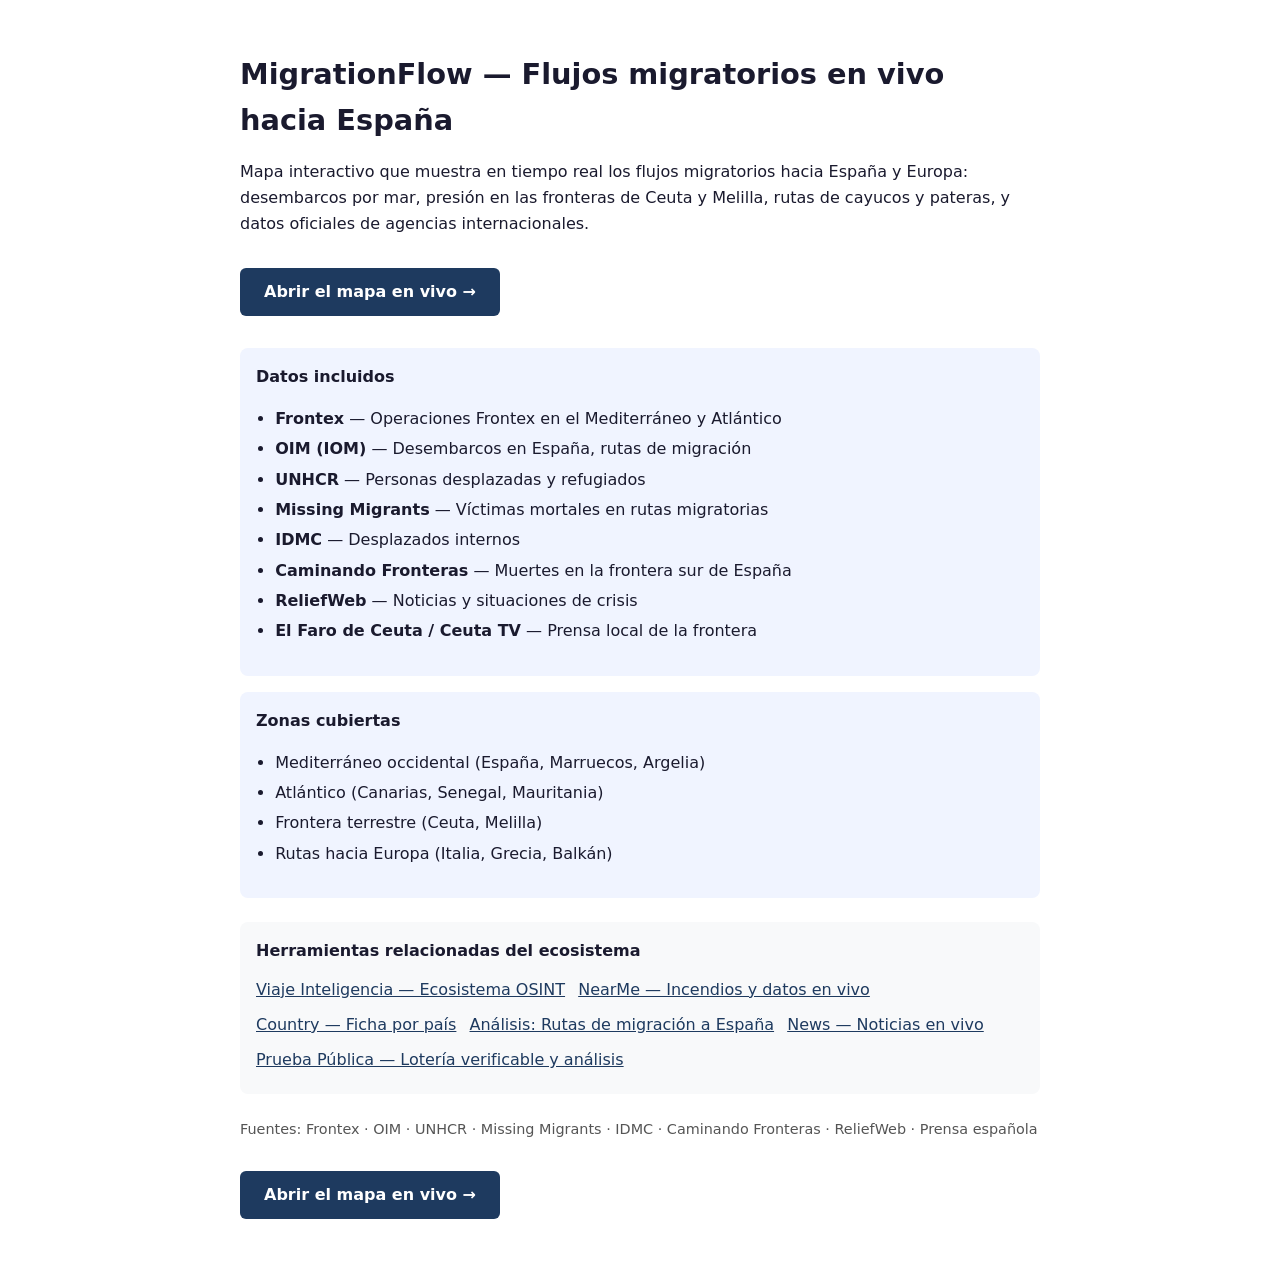
<file: frontend/prerender.html>
<!DOCTYPE html>
<html lang="es">
<head>
<meta charset="UTF-8">
<meta name="viewport" content="width=device-width, initial-scale=1.0">
<title>MigrationFlow — Flujos migratorios en vivo hacia España y Europa</title>
<meta name="description" content="Mapa en tiempo real de migración hacia España: desembarcos en el Mediterráneo y Atlántico, presión en Ceuta y Melilla, rutas de cayucos. Datos de Frontex, OIM, UNHCR, Missing Migrants. Gratis, sin registro.">
<meta name="robots" content="index, follow">
<link rel="canonical" href="https://migrationflow.viajeinteligencia.com/">
<meta property="og:type" content="website">
<meta property="og:title" content="MigrationFlow — Flujos migratorios en vivo">
<meta property="og:description" content="Mapa en tiempo real de migración hacia España: desembarcos, fronteras, Ceuta y Melilla. Datos oficiales de Frontex, OIM y UNHCR.">
<meta property="og:url" content="https://migrationflow.viajeinteligencia.com/">
<meta property="og:locale" content="es_ES">
<script type="application/ld+json">
{
  "@context": "https://schema.org",
  "@type": "WebApplication",
  "name": "MigrationFlow",
  "url": "https://migrationflow.viajeinteligencia.com/",
  "description": "Mapa en tiempo real de flujos migratorios hacia España y Europa con datos de Frontex, OIM, UNHCR y prensa.",
  "applicationCategory": "Information",
  "operatingSystem": "Web",
  "offers": { "@type": "Offer", "price": "0", "priceCurrency": "EUR" }
}
</script>
<style>
body{font-family:system-ui,sans-serif;max-width:800px;margin:0 auto;padding:2rem;line-height:1.6;color:#1a1a2e}
h1{font-size:1.8rem;margin-bottom:0.5rem}
.source{background:#f0f4ff;padding:1rem;border-radius:8px;margin:1rem 0}
.source h3{margin:0 0 0.5rem;font-size:1rem}
ul{padding-left:1.2rem}
li{margin:0.3rem 0}
.cta{display:inline-block;background:#1e3a5f;color:#fff;padding:0.7rem 1.5rem;border-radius:6px;text-decoration:none;font-weight:600;margin:1rem 0}
.cta:hover{background:#2a4f7a}
.related{background:#f8f9fa;padding:1rem;border-radius:8px;margin:1.5rem 0}
.related h3{margin:0 0 0.5rem;font-size:1rem}
.related a{display:inline-block;margin:0.3rem 0.5rem 0.3rem 0;color:#1e3a5f;font-weight:500}
.fuentes{font-size:0.9rem;color:#555}
</style>
</head>
<body>
<h1>MigrationFlow — Flujos migratorios en vivo hacia España</h1>
<p>Mapa interactivo que muestra en tiempo real los flujos migratorios hacia España y Europa: desembarcos por mar, presión en las fronteras de Ceuta y Melilla, rutas de cayucos y pateras, y datos oficiales de agencias internacionales.</p>

<a href="/" class="cta">Abrir el mapa en vivo →</a>

<div class="source">
<h3>Datos incluidos</h3>
<ul>
<li><strong>Frontex</strong> — Operaciones Frontex en el Mediterráneo y Atlántico</li>
<li><strong>OIM (IOM)</strong> — Desembarcos en España, rutas de migración</li>
<li><strong>UNHCR</strong> — Personas desplazadas y refugiados</li>
<li><strong>Missing Migrants</strong> — Víctimas mortales en rutas migratorias</li>
<li><strong>IDMC</strong> — Desplazados internos</li>
<li><strong>Caminando Fronteras</strong> — Muertes en la frontera sur de España</li>
<li><strong>ReliefWeb</strong> — Noticias y situaciones de crisis</li>
<li><strong>El Faro de Ceuta / Ceuta TV</strong> — Prensa local de la frontera</li>
</ul>
</div>

<div class="source">
<h3>Zonas cubiertas</h3>
<ul>
<li>Mediterráneo occidental (España, Marruecos, Argelia)</li>
<li>Atlántico (Canarias, Senegal, Mauritania)</li>
<li>Frontera terrestre (Ceuta, Melilla)</li>
<li>Rutas hacia Europa (Italia, Grecia, Balkán)</li>
</ul>
</div>

<div class="related">
<h3>Herramientas relacionadas del ecosistema</h3>
<a href="https://www.viajeinteligencia.com/">Viaje Inteligencia — Ecosistema OSINT</a>
<a href="https://nearme.viajeinteligencia.com/">NearMe — Incendios y datos en vivo</a>
<a href="https://country.viajeinteligencia.com/">Country — Ficha por país</a>
<a href="https://www.viajeinteligencia.com/migracion-espana-rutas-en-vivo.html">Análisis: Rutas de migración a España</a>
<a href="https://news.viajeinteligencia.com/">News — Noticias en vivo</a>
<a href="https://pruebapublica.com/">Prueba Pública — Lotería verificable y análisis</a>
</div>

<p class="fuentes">Fuentes: Frontex · OIM · UNHCR · Missing Migrants · IDMC · Caminando Fronteras · ReliefWeb · Prensa española</p>

<a href="/" class="cta">Abrir el mapa en vivo →</a>
</body>
</html>
</file>
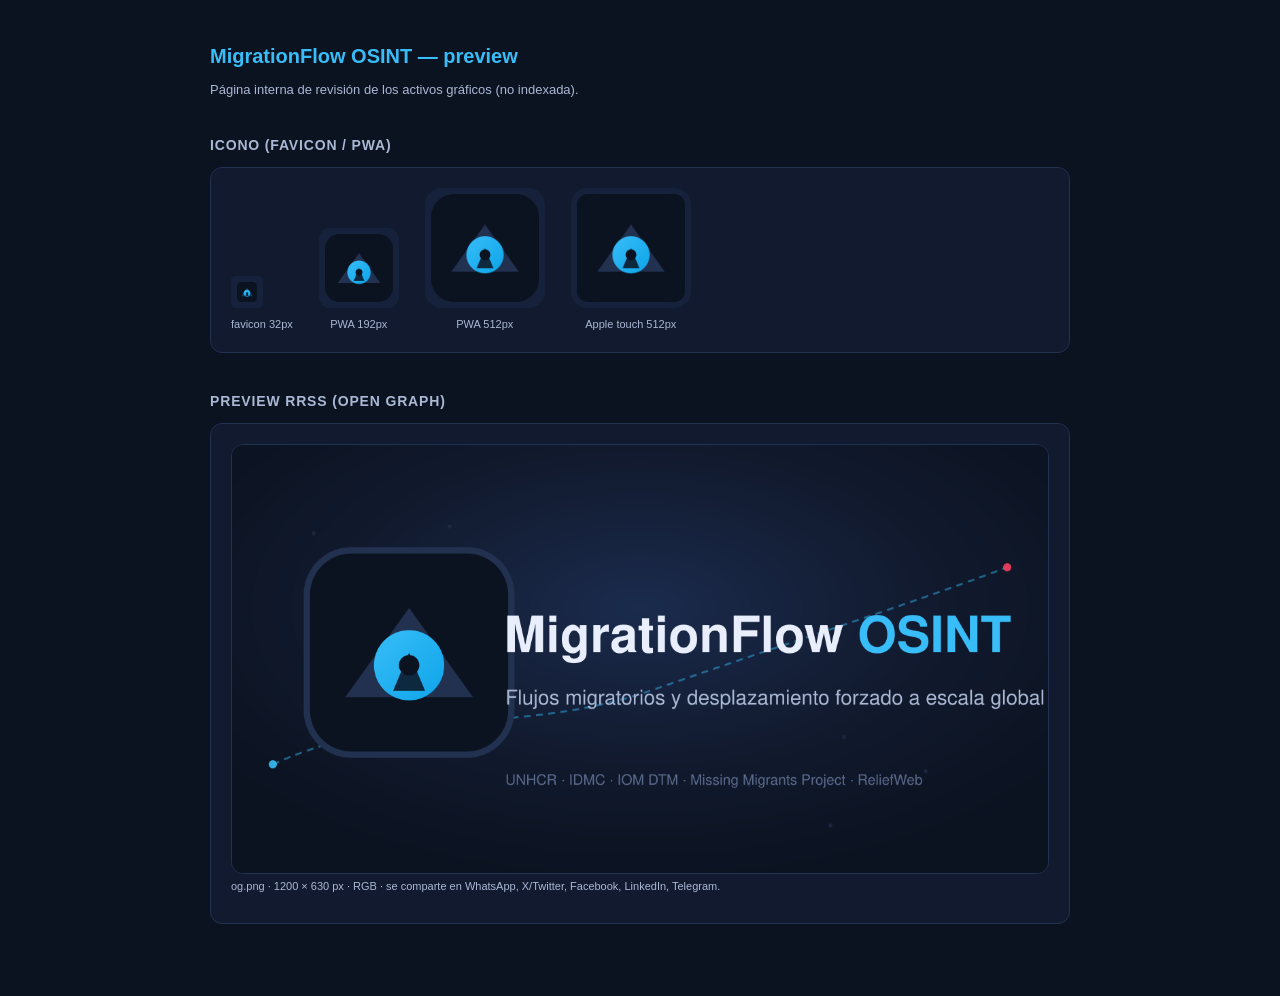
<file: frontend/preview.html>
<!DOCTYPE html>
<html lang="es">
<head>
<meta charset="utf-8">
<meta name="viewport" content="width=device-width, initial-scale=1">
<meta name="robots" content="noindex">
<title>MigrationFlow OSINT — Preview de icono y RRSS</title>
<style>
  :root { --bg:#0b1220; --panel:#111a2e; --panel-2:#16223c; --text:#e8eefb; --muted:#aab8d4; --line:#22314f; --accent:#38bdf8; }
  * { box-sizing: border-box; }
  body { margin: 0; background: var(--bg); color: var(--text); font-family: "Segoe UI", Helvetica, Arial, sans-serif; }
  main { max-width: 900px; margin: 0 auto; padding: 32px 20px 60px; }
  h1 { font-size: 20px; color: var(--accent); }
  h2 { font-size: 14px; text-transform: uppercase; letter-spacing: .06em; color: var(--muted); margin: 40px 0 14px; }
  .card { background: var(--panel); border: 1px solid var(--line); border-radius: 12px; padding: 20px; margin-bottom: 12px; }
  .icons { display: flex; align-items: flex-end; gap: 26px; flex-wrap: wrap; }
  .ic { text-align: center; }
  .ic img { display: block; border-radius: 14%; background: var(--panel-2); padding: 6px; margin-bottom: 6px; }
  .ic span { font-size: 11px; color: var(--muted); }
  .og-wrap { border-radius: 12px; overflow: hidden; border: 1px solid var(--line); }
  .og-wrap img { width: 100%; display: block; }
  p.dim { font-size: 11px; color: var(--muted); margin-top: 6px; }
</style>
</head>
<body>
<main>
  <h1>MigrationFlow OSINT — preview</h1>
  <p style="font-size:13px;color:var(--muted)">Página interna de revisión de los activos gráficos (no indexada).</p>

  <h2>Icono (favicon / PWA)</h2>
  <div class="card">
    <div class="icons">
      <div class="ic"><img src="favicon-32.png" width="32" height="32" alt="favicon 32"><span>favicon 32px</span></div>
      <div class="ic"><img src="icon-192.png" width="80" height="80" alt="icon 192"><span>PWA 192px</span></div>
      <div class="ic"><img src="icon-512.png" width="120" height="120" alt="icon 512"><span>PWA 512px</span></div>
      <div class="ic"><img src="apple-touch-icon.png" width="120" height="120" alt="apple touch"><span>Apple touch 512px</span></div>
    </div>
  </div>

  <h2>Preview RRSS (Open Graph)</h2>
  <div class="card">
    <div class="og-wrap"><img src="og.png" alt="MigrationFlow OSINT — imagen para redes sociales"></div>
    <p class="dim">og.png · 1200 × 630 px · RGB · se comparte en WhatsApp, X/Twitter, Facebook, LinkedIn, Telegram.</p>
  </div>
</main>
</body>
</html>
</file>
